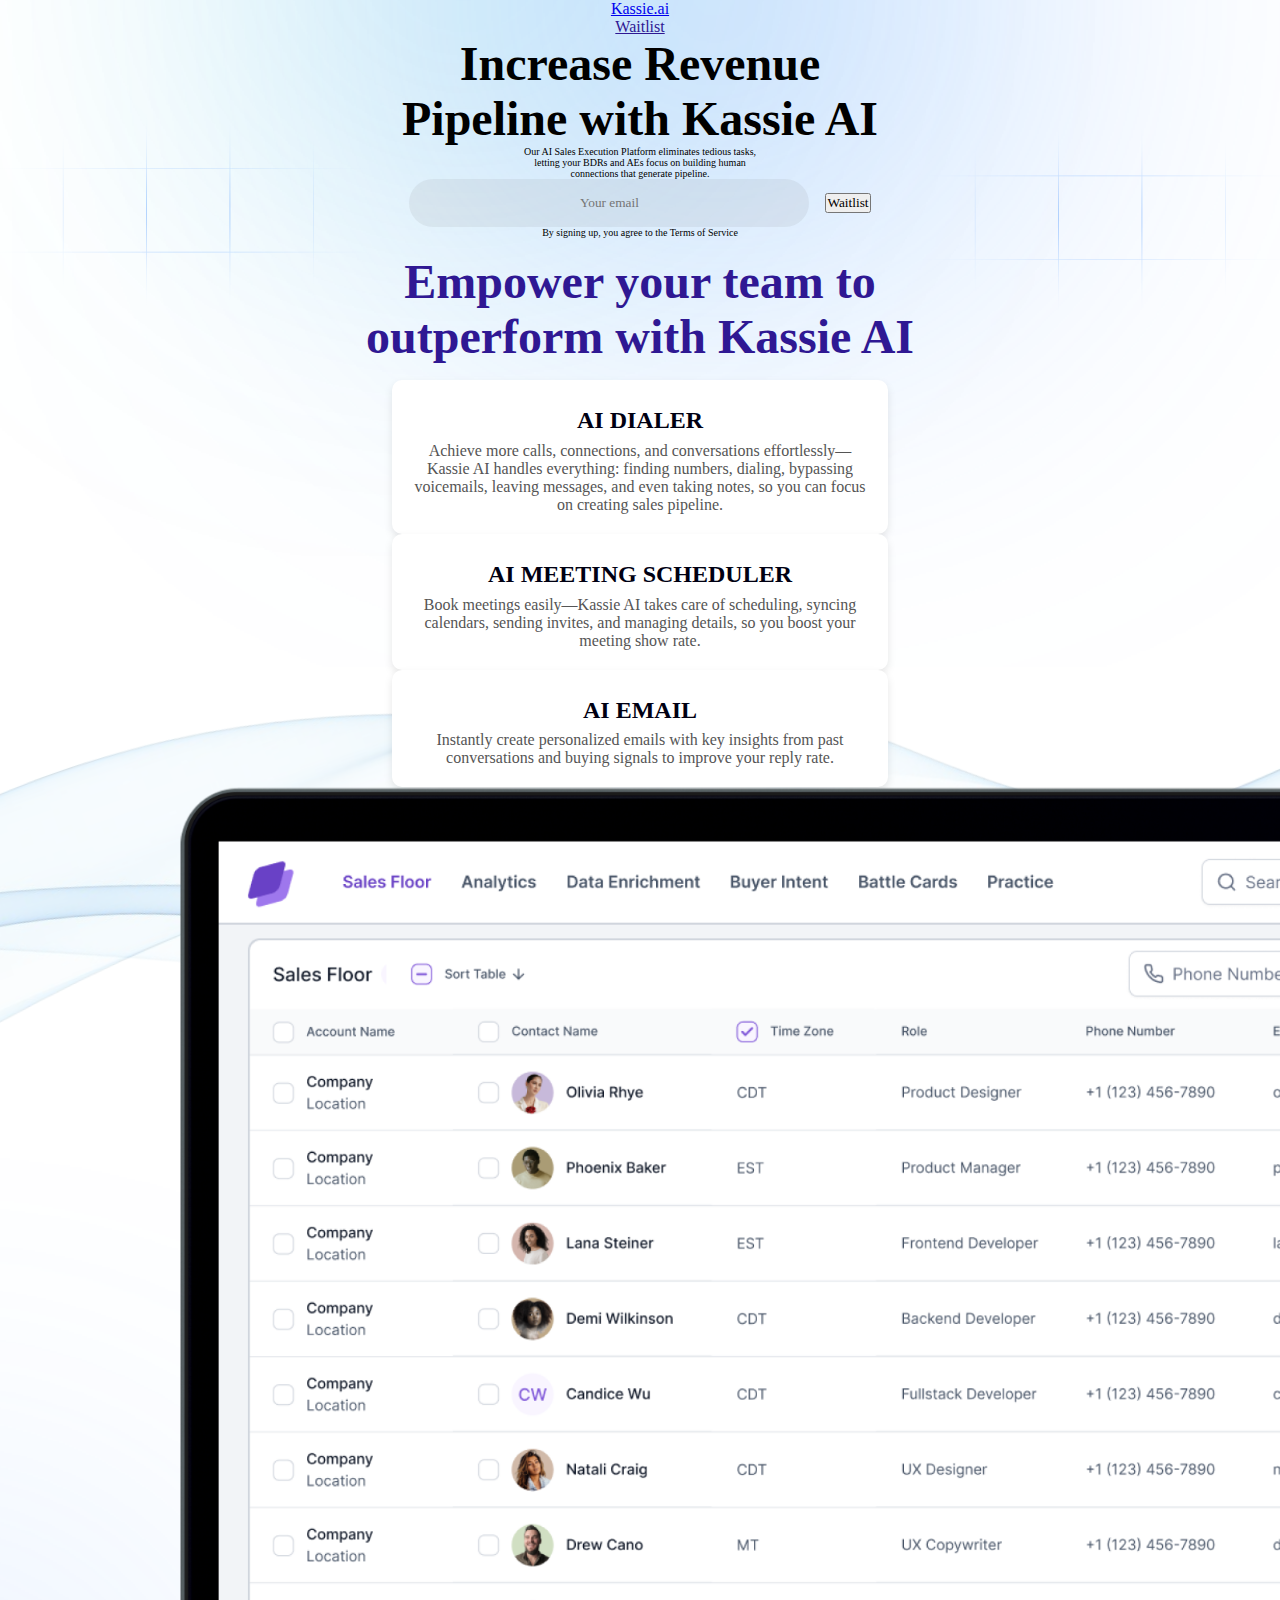
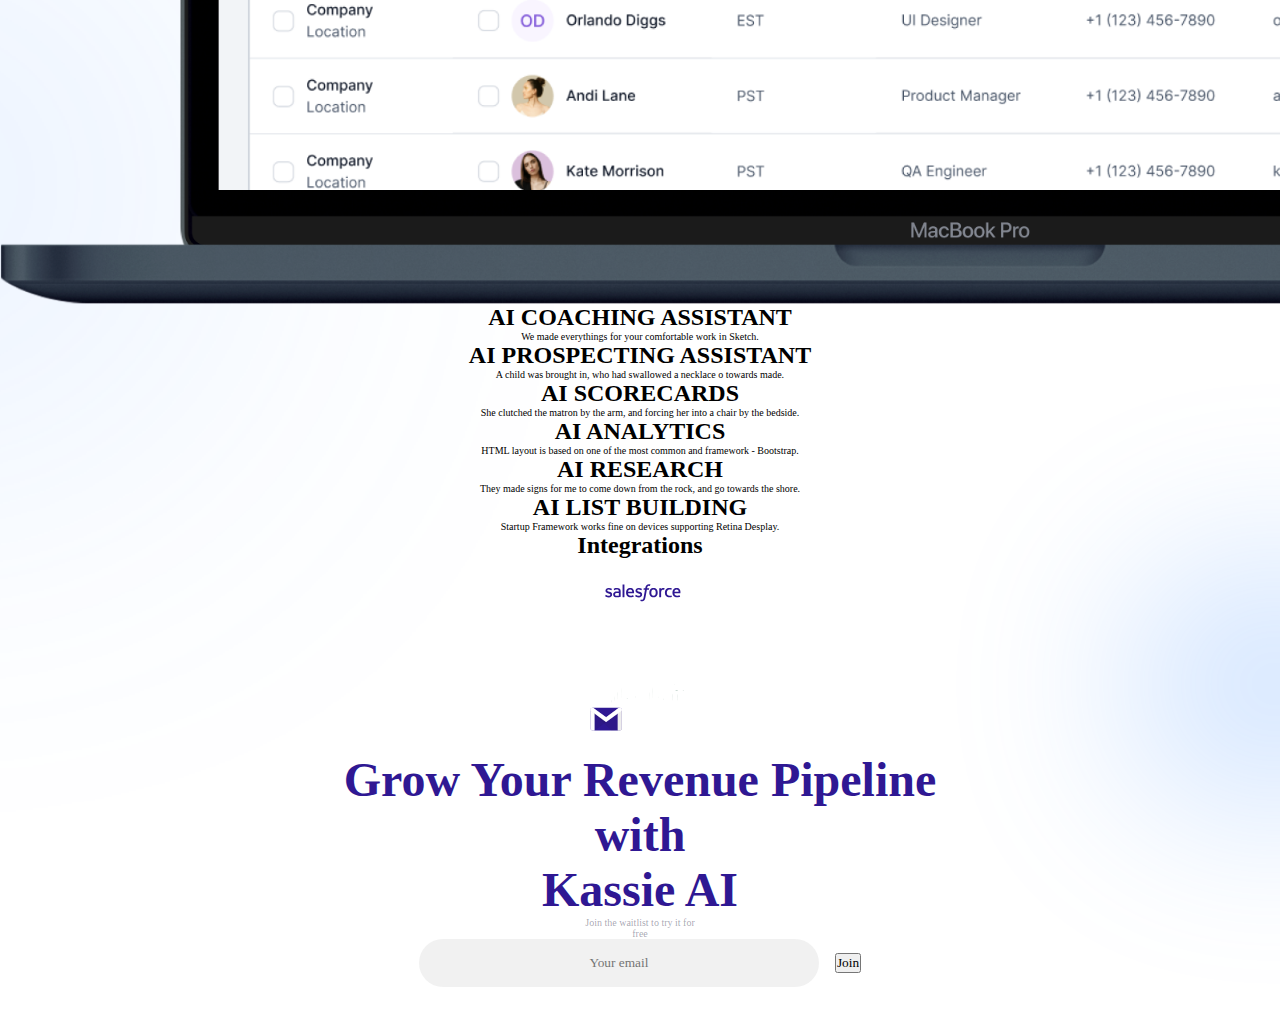
<file: index.html>
<!DOCTYPE html>
<html lang="en">

<head>
  <meta charset="utf-8">
  <meta content="width=device-width, initial-scale=1.0" name="viewport">
  <title>Kassie.ai - AI Sales Execution Platform</title>
  <meta name="description" content="AI Sales Execution Platform that eliminates tedious tasks">
  <meta name="keywords" content="AI, Sales, BDR, AE, Pipeline">
  <meta name="viewport" content="width=device-width, initial-scale=1.0">

  <!-- Fonts  -->
  <link href="https://fonts.googleapis.com" rel="preconnect">
  <link href="https://fonts.gstatic.com" rel="preconnect" crossorigin>
  <link href="https://fonts.googleapis.com/css2?family=Inter:wght@300;400;500;600;700&display=swap" rel="stylesheet">

  <!-- Main CSS File -->
  <link href="assets/css/main.css" rel="stylesheet">
</head>

<body>
  <header class="header">
    <div class="container">
      <nav class="navbar">
        <a href="/" class="logo">Kassie.ai</a>
        <div class="nav-links">
          <a href="#waitlist" class="btn-waitlist-white" style="color: #2F1893;">Waitlist</a>
        </div>
      </nav>
    </div>
  </header>

  <main>
    <section class="hero">
      <div class="container">
        <h1>Increase Revenue <br> Pipeline with Kassie AI</h1>
        <p class="subtitle">
          Our AI Sales Execution Platform eliminates tedious tasks,<br>
          letting your BDRs and AEs focus on building human<br>
          connections that generate pipeline.
        </p>

        <form class="waitlist-form" id="waitlistForm">
          <input style="color: white;" type="email" placeholder="Your email" class="email-input" id="emailInput"
            required>
          <button type="submit" class="btn-waitlist-teal" id="submitButton">Waitlist</button>
          <div class="status-message" id="statusMessage"></div>
          <p class="terms">By signing up, you agree to the Terms of Service</p>
        </form>
        <div class="success-message hidden" id="successMessage">
          You have been added to the waitlist
        </div>
      </div>
    </section>
  </main>
  <section>
    <div class="container">
      <h1 style="color: #2F1893; padding: 1rem 0;"> Empower your team to <br> outperform with Kassie AI </h1>
    </div>
  </section>
  <div class="main-container">
    <!-- Left Container -->
    <div class="features-container">
      <div class="ai-features">
        <section class="feature">
          <h2 class="feature-title">AI DIALER</h2>
          <p class="feature-description">
            Achieve more calls, connections, and conversations effortlessly—Kassie AI handles everything: finding
            numbers, dialing, bypassing voicemails, leaving messages, and even taking notes, so you can focus on
            creating sales pipeline.
          </p>
        </section>

        <section class="feature">
          <h2 class="feature-title">AI MEETING SCHEDULER</h2>
          <p class="feature-description">
            Book meetings easily—Kassie AI takes care of scheduling, syncing calendars, sending invites, and managing
            details, so you boost your meeting show rate.
          </p>
        </section>

        <section class="feature">
          <h2 class="feature-title">AI EMAIL</h2>
          <p class="feature-description">
            Instantly create personalized emails with key insights from past conversations and buying signals to improve
            your reply rate.
          </p>
        </section>
      </div>
    </div>

    <!-- Right Container -->
    <div class="macbook-container">
      <img src="assets/css/images/Macbook Pro.png" alt="MacBook Pro" class="macbook-image">
    </div>
  </div>

  <div class="ai-features-grid">
    <section class="feature-card">
      <h2 class="feature-title">AI COACHING ASSISTANT</h2>
      <p class="feature-description">
        We made everythings for your comfortable work in Sketch.
      </p>
    </section>

    <section class="feature-card">
      <h2 class="feature-title">AI PROSPECTING ASSISTANT</h2>
      <p class="feature-description">
        A child was brought in, who had swallowed a necklace o towards made.
      </p>
    </section>

    <section class="feature-card">
      <h2 class="feature-title">AI SCORECARDS</h2>
      <p class="feature-description">
        She clutched the matron by the arm, and forcing her into a chair by the bedside.
      </p>
    </section>

    <section class="feature-card">
      <h2 class="feature-title">AI ANALYTICS</h2>
      <p class="feature-description">
        HTML layout is based on one of the most common and framework - Bootstrap.
      </p>
    </section>

    <section class="feature-card">
      <h2 class="feature-title">AI RESEARCH</h2>
      <p class="feature-description">
        They made signs for me to come down from the rock, and go towards the shore.
      </p>
    </section>

    <section class="feature-card">
      <h2 class="feature-title">AI LIST BUILDING</h2>
      <p class="feature-description">
        Startup Framework works fine on devices supporting Retina Desplay.
      </p>
    </section>
  </div>

  <section class="integrations">
    <h2 class="integrations-title">Integrations</h2>

    <div class="integration-grid">
      <div class="integration-card">
        <img src="assets/css/images/salesforce-logo.svg" class="integration-logo">
      </div>

      <div class="integration-card">
        <img src="assets/css/images/hubspot-logo.svg" alt="HubSpot" class="integration-logo">
      </div>

      <div class="integration-card">
        <img src="assets/css/images/apollo-logo.svg" alt="Apollo.io" class="integration-logo">
      </div>

      <div class="integration-card">
        <img src="assets/css/images/salesloft-logo.svg" alt="Salesloft" class="integration-logo">
      </div>

      <div class="integration-card">
        <img src="assets/css/images/gmail-logo.svg" alt="Gmail" class="integration-logo">
      </div>

      <div class="integration-card">
        <img src="assets/css/images/outlook-logo.svg" alt="Outlook" class="integration-logo">
      </div>
    </div>
  </section>
  <section>
    <div class="feature-card">
      <h1 style="color: #2F1893;">Grow Your Revenue Pipeline <br> with <br> Kassie AI</h1>
      <p style="text-align: center; color: rgba(21, 20, 57, 0.40);">Join the waitlist to try it for<br> free</p>
    </div>
    <form class="waitlist-form" id="waitlistForm2" style="padding-bottom: 3rem;">
      <input type="email" placeholder="Your email" class="email-input" id="emailInput2" required>
      <button type="submit" class="btn-waitlist-purple" id="submitButton2"> Join</button>
      <div class="status-message" id="statusMessage2" style="color: #2F1893; text-align: center;"></div>
    </form>
    <div class="success-message hidden" id="successMessage2" style="color: #2F1893; text-align: center;">
      You have been added to the waitlist
    </div>

  </section>

  <script src="assets/js/script.js"></script>
</body>

</html>
</file>
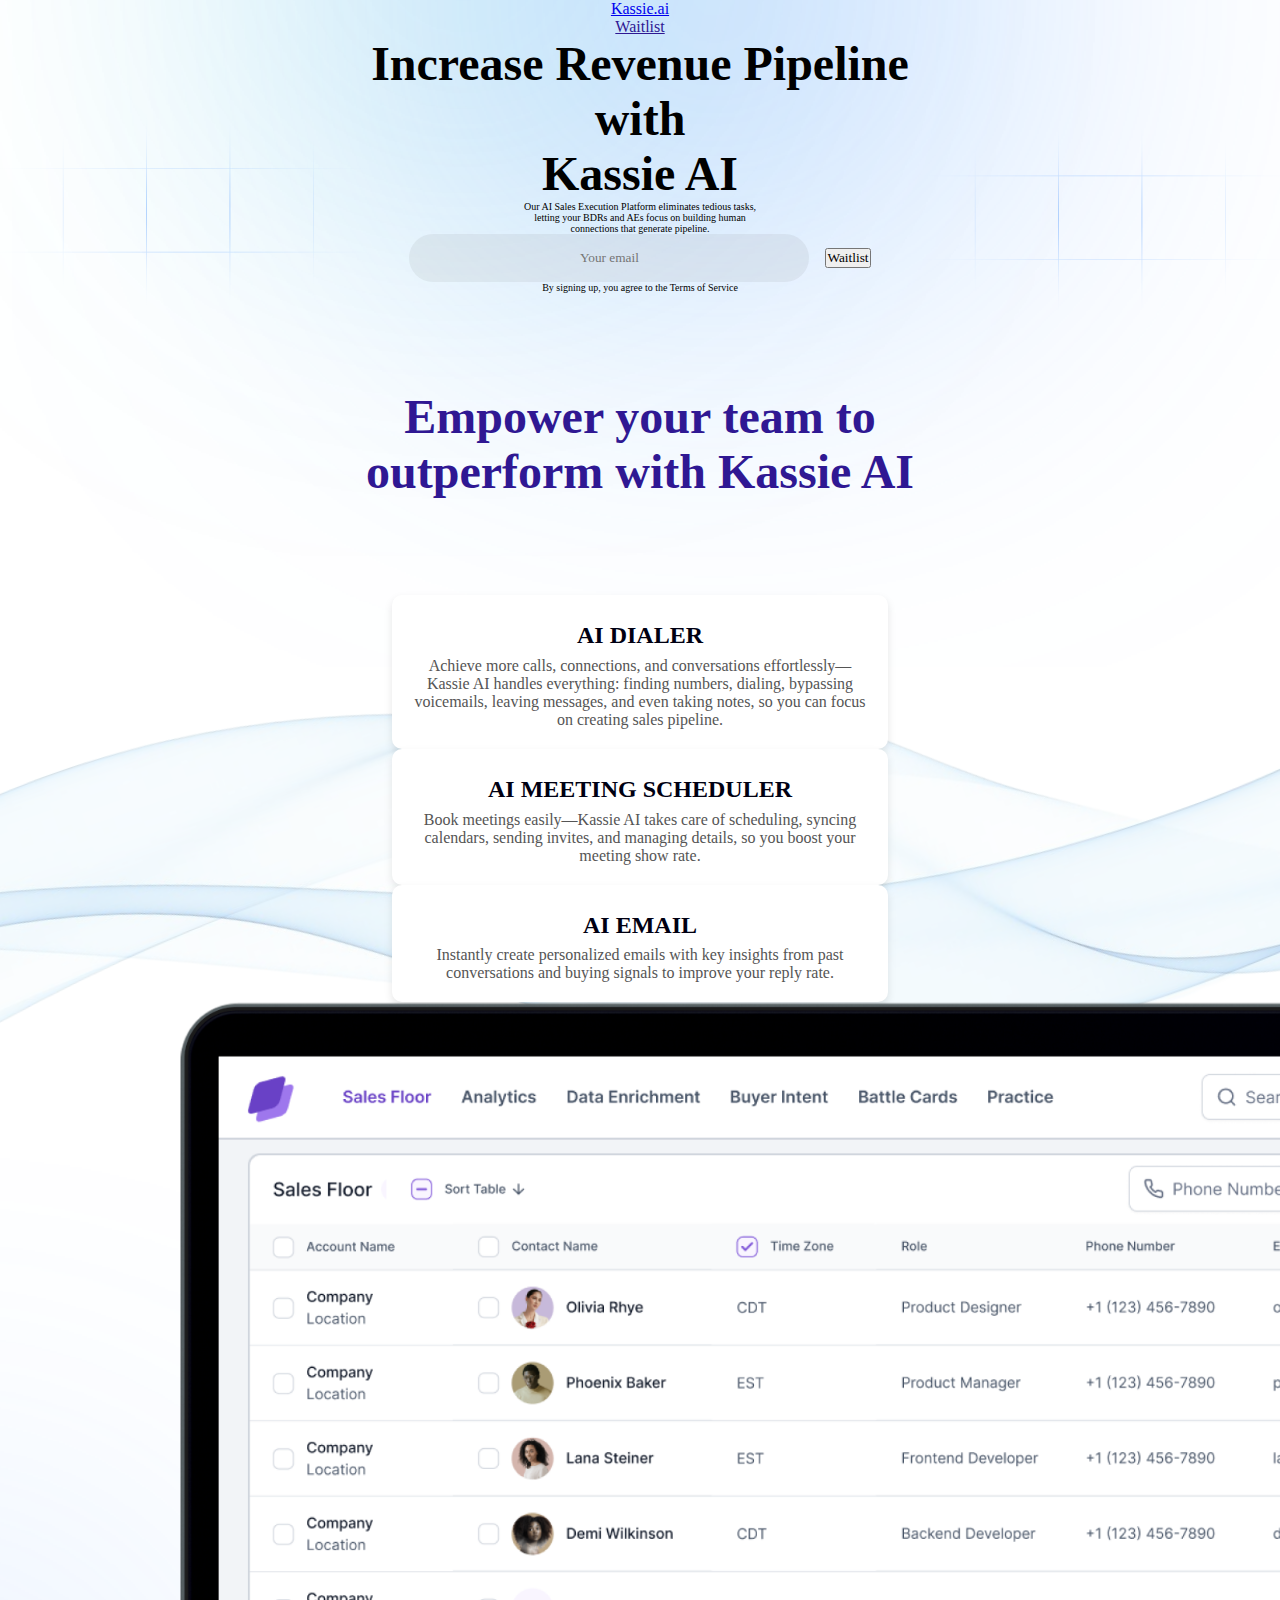
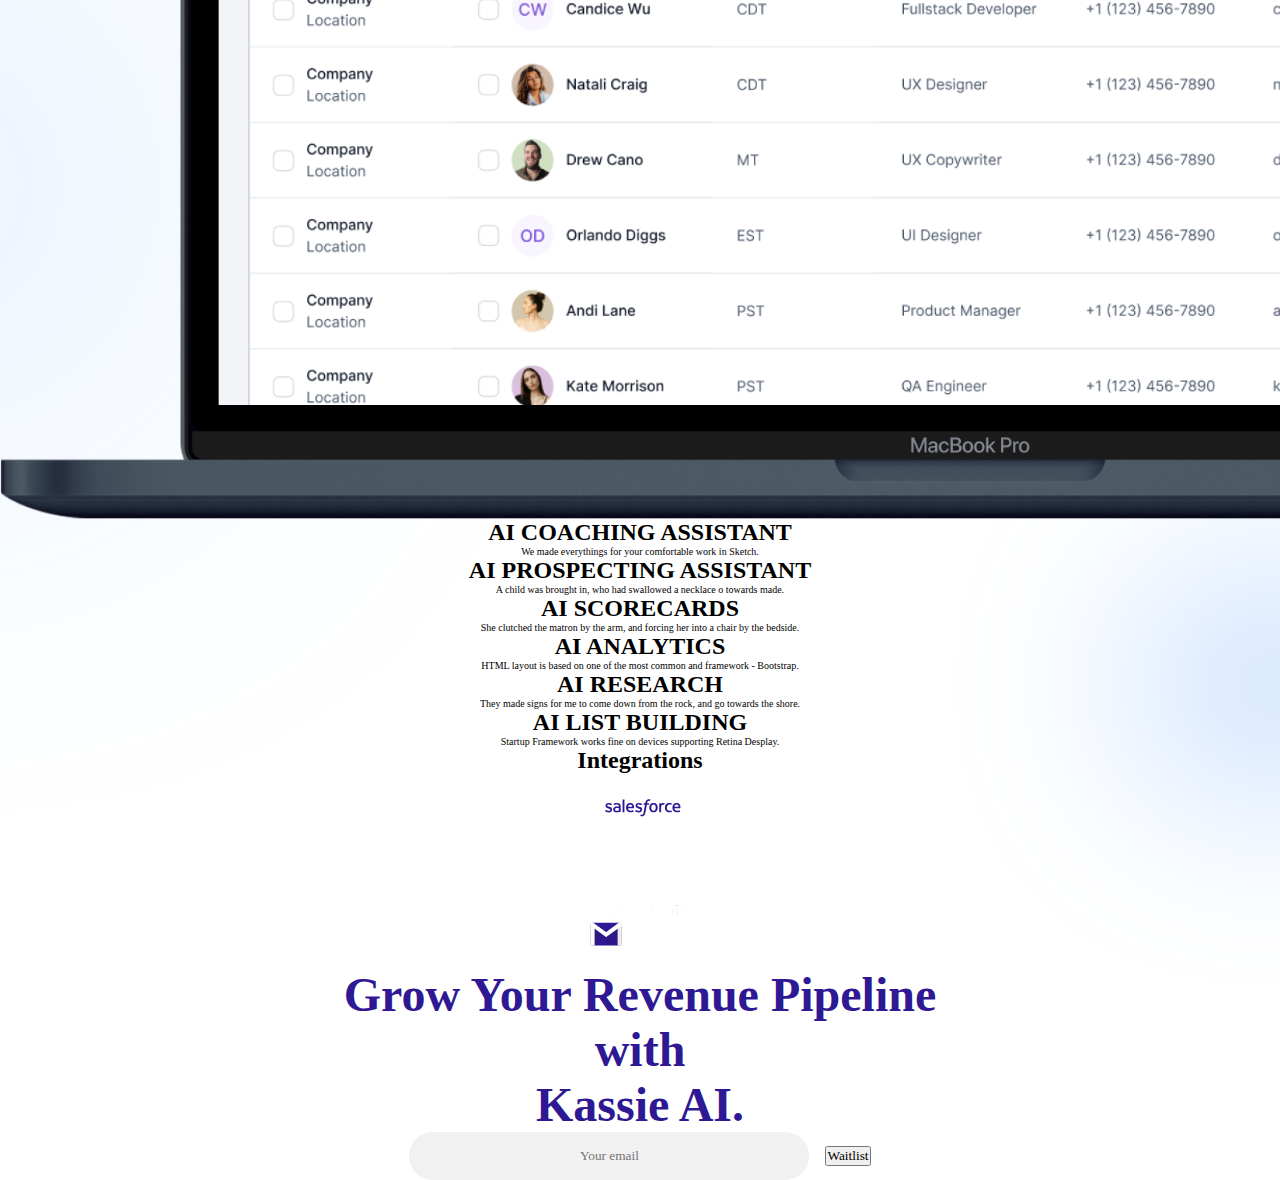
<file: starter-page.html>
<!DOCTYPE html>
<html lang="en">

<head>
  <meta charset="utf-8">
  <meta content="width=device-width, initial-scale=1.0" name="viewport">
  <title>Kassie.ai - AI Sales Execution Platform</title>
  <meta name="description" content="AI Sales Execution Platform that eliminates tedious tasks">
  <meta name="keywords" content="AI, Sales, BDR, AE, Pipeline">

  <!-- Fonts -->
  <link href="https://fonts.googleapis.com" rel="preconnect">
  <link href="https://fonts.gstatic.com" rel="preconnect" crossorigin>
  <link href="https://fonts.googleapis.com/css2?family=Inter:wght@300;400;500;600;700&display=swap" rel="stylesheet">

  <!-- Main CSS File -->
  <link href="assets/css/main.css" rel="stylesheet">
</head>

<body>
  <header class="header">
    <div class="container">
      <nav class="navbar">
        <a href="/" class="logo">Kassie.ai</a>
        <div class="nav-links">
          <a href="#waitlist" class="btn-waitlist-white" style="color: #2F1893;">Waitlist</a>
        </div>
      </nav>
    </div>
  </header>

  <main>
    <section class="hero">
      <div class="container">
        <h1>Increase Revenue Pipeline <br> with <br> Kassie AI</h1>
        <p class="subtitle">
          Our AI Sales Execution Platform eliminates tedious tasks,<br>
          letting your BDRs and AEs focus on building human<br>
          connections that generate pipeline.
        </p>

        <div class="waitlist-form">
          <input type="email" placeholder="Your email" class="email-input">
          <button type="submit" class="btn-waitlist-teal">Waitlist</button>
          <p class="terms">By signing up, you agree to the Terms of Service</p>
        </div>
      </div>
    </section>
  </main>
  <section>
    <div class="container">
      <h1 style="color: #2F1893; padding: 6rem 0;"> Empower your team to <br> outperform with Kassie AI </h1>
    </div>
  </section>
  <div class="ai-features">
    <section class="feature">
      <h2 class="feature-title">AI DIALER</h2>
      <p class="feature-description">
        Achieve more calls, connections, and conversations effortlessly—Kassie AI handles everything: finding numbers,
        dialing, bypassing voicemails, leaving messages, and even taking notes, so you can focus on creating sales
        pipeline.
      </p>
    </section>

    <section class="feature">
      <h2 class="feature-title">AI MEETING SCHEDULER</h2>
      <p class="feature-description">
        Book meetings easily—Kassie AI takes care of scheduling, syncing calendars, sending invites, and managing
        details, so you boost your meeting show rate.
      </p>
    </section>

    <section class="feature">
      <h2 class="feature-title">AI EMAIL</h2>
      <p class="feature-description">
        Instantly create personalized emails with key insights from past conversations and buying signals to improve
        your reply rate.
      </p>
    </section>

    <div class="macbook-container">
      <img src="assets/css/images/Macbook Pro.png" alt="MacBook Pro" class="macbook-image">
    </div>
  </div>

  <div class="ai-features-grid">
    <section class="feature-card">
      <h2 class="feature-title">AI COACHING ASSISTANT</h2>
      <p class="feature-description">
        We made everythings for your comfortable work in Sketch.
      </p>
    </section>

    <section class="feature-card">
      <h2 class="feature-title">AI PROSPECTING ASSISTANT</h2>
      <p class="feature-description">
        A child was brought in, who had swallowed a necklace o towards made.
      </p>
    </section>

    <section class="feature-card">
      <h2 class="feature-title">AI SCORECARDS</h2>
      <p class="feature-description">
        She clutched the matron by the arm, and forcing her into a chair by the bedside.
      </p>
    </section>

    <section class="feature-card">
      <h2 class="feature-title">AI ANALYTICS</h2>
      <p class="feature-description">
        HTML layout is based on one of the most common and framework - Bootstrap.
      </p>
    </section>

    <section class="feature-card">
      <h2 class="feature-title">AI RESEARCH</h2>
      <p class="feature-description">
        They made signs for me to come down from the rock, and go towards the shore.
      </p>
    </section>

    <section class="feature-card">
      <h2 class="feature-title">AI LIST BUILDING</h2>
      <p class="feature-description">
        Startup Framework works fine on devices supporting Retina Desplay.
      </p>
    </section>
  </div>

  <section class="integrations">
    <h2 class="integrations-title">Integrations</h2>

    <div class="integration-grid">
      <div class="integration-card">
        <img src="assets/css/images/salesforce-logo.svg" class="integration-logo">
      </div>

      <div class="integration-card">
        <img src="assets/css/images/hubspot-logo.svg" alt="HubSpot" class="integration-logo">
      </div>

      <div class="integration-card">
        <img src="assets/css/images/apollo-logo.svg" alt="Apollo.io" class="integration-logo">
      </div>

      <div class="integration-card">
        <img src="assets/css/images/salesloft-logo.svg" alt="Salesloft" class="integration-logo">
      </div>

      <div class="integration-card">
        <img src="assets/css/images/gmail-logo.svg" alt="Gmail" class="integration-logo">
      </div>

      <div class="integration-card">
        <img src="assets/css/images/outlook-logo.svg" alt="Outlook" class="integration-logo">
      </div>
    </div>
  </section>
  <section>
    <div class="feature-card">
      <h1 style="color: #2F1893;">Grow Your Revenue Pipeline <br> with <br> Kassie AI.</h1>

      <!-- <div style="align-items: center; color: #151439;"> Join the waitlist to try for <br>free </div> -->

      <div class="waitlist-form">
        <input type="email" placeholder="Your email" class="email-input">
        <button type="submit" class="btn-waitlist-purple">Waitlist</button>
      </div>
    </div>
    </div>
  </section>
</body>

</html>
</file>
<file: assets/css/main.css>
/* Basic Reset / Typography */
* {
    margin: 0;
    padding: 0;
    box-sizing: border-box;
    text-align: center;
    font-family: 'Poppins';
}

body {
    font-family: 'Poppins';
    background-image: url('../images/background.svg');
    background-size: cover;
    /* Ensures it covers the whole viewport */
    /* Covers the whole screen */
    background-position: top center;
    background-repeat: no-repeat;


    /* In case you have other sections below */
}

h1 {
    font-size: 3rem;
}

p {
    font-size: 0.625rem;
}

/* Header Container */
.top-header {
    display: flex;
    width: 100%;
    align-items: center;
    justify-content: space-between;
    padding: 1rem 0.5rem;
}

/* Logo */
.logo-area img {
    height: 40px;
    margin-left: -1.25rem;

    /* Adjust as needed */
}

/* Center Navigation */
.nav-center {
    flex: 1;
}

.main-nav {
    list-style-type: none;
    display: flex;
    justify-content: center;
    gap: 2rem;
}

.main-nav li a {
    text-decoration: none;
    color: #333;
    font-weight: 500;
    transition: color 0.3s;
}

.main-nav li a:hover {
    color: #666;
}

/* Right CTA Button */
.cta-btn {
    margin-left: auto;
}

.waitlist-form {
    max-width: 555px;
    margin: 0 auto;
    width: 100%;
    display: flex;
    flex-wrap: wrap;
    justify-content: center;
    align-items: center;
}

.email-input {
    width: 65%;
    max-width: 400px;
    padding: 1rem;
    border: none;
    border-radius: 50px;
    background: rgba(119, 119, 119, 0.1);
    margin-right: 1rem;
    flex-grow: 1;
    min-width: 200px;
}

.email-input-bottom {
    width: 65%;
    max-width: 400px;
    padding: 1rem;
    border: none;
    border-radius: 50px;
    background: white;
    margin-right: 1rem;
    flex-grow: 1;
    min-width: 200px;
}

.join-waitlist-btn {
    display: inline-block;
    padding: 1rem 1.5rem;
    border-radius: 24px;
    font-weight: 500;
    color: #fff;
    background: #9A1DFC;
    transition: opacity 0.3s;
    white-space: nowrap;
}

.join-waitlist:hover {
    opacity: 0.8;
}

/* Responsive adjustments for forms */
@media (max-width: 768px) {
    .waitlist-form {
        flex-direction: column;
        width: 90%;
    }

    .email-input,
    .email-input-bottom {
        width: 100%;
        max-width: 100%;
        margin-right: 0;
    }

    .join-waitlist-btn {
        width: 100%;
        margin-top: 0.5rem;
    }
}

@media (max-width: 480px) {

    .email-input,
    .email-input-bottom {
        padding: 0.75rem;
        font-size: 14px;
    }

    .join-waitlist-btn {
        padding: 0.75rem 1.25rem;
        font-size: 14px;
    }
}

/* Responsive (Optional) */
@media (max-width: 768px) {


    .nav-center {
        margin: 1rem 0;
        width: 100%;
    }

    .main-nav {
        flex-direction: column;
    }

    .cta-btn {
        margin-left: 0;
    }
}

.hidden {
    display: none;
}

.status-message {
    margin-top: 8px;
    font-size: 14px;
}

.success-message {
    font-weight: 500;
}

/* Hero Section */
.hero-section {
    padding: 8rem 5% 5rem;
    /* top & bottom spacing */
    text-align: center;
    /* center text and CTA */
}

.hero-container {
    max-width: 1000px;
    margin: 0 auto;
}

.additional-features-container h1,
.hero-section h1 {
    font-size: 82px;
    font-weight: 600;
    margin-bottom: 1rem;
    line-height: 1.2;
    color: #0f0f0f;
    /* Adjust to your brand color */
}


.hero-subtitle {
    font-size: 1.1rem;
    color: #555;
    max-width: 700px;
    margin: 0.5rem auto 2rem;
    line-height: 1.5;
}

.hero-cta {
    display: inline-flex;
    flex-wrap: wrap;
    align-items: center;
    gap: 1rem;
    margin-top: 1rem;
}

.email-input-wrapper {
    display: flex;
    align-items: center;
    background-color: #fff;
    border: 1px solid #ddd;
    border-radius: 30px;
    padding: 0.5rem 1rem;
    gap: 0.5rem;
}

.email-input-wrapper i {
    color: #999;
    /* Icon color */
}

.email-input-wrapper input[type="email"] {
    border: none;
    outline: none;
    font-size: 1rem;
    width: 240px;
    /* Adjust as needed */
    font-family: 'Poppins';
}

.join-waitlist-btn {
    background: #9A1DFC;
    border: none;
    color: #fff;
    padding: 0.75rem 1.5rem;
    border-radius: 30px;
    cursor: pointer;
    font-size: 1rem;
    font-weight: 500;
    transition: opacity 0.3s ease;
}

.join-waitlist-btn:hover {
    opacity: 0.8;
}

/* Responsive Hero (Optional) */
@media (max-width: 768px) {
    .hero-section h1 {
        font-size: 2rem;
    }

    .hero-cta {
        flex-direction: column;
    }

    .email-input-wrapper input[type="email"] {
        width: 100%;
    }
}


/* Content wrapper for the dashboard preview (and text) */
.dashboard-wrapper {
    position: relative;
    z-index: 1;
    /* ensures this is above the wave and gradient */
    max-width: 1200px;
    margin: 0 auto;
    padding-top: 4rem;
}

/* The dashboard image, so it appears above the wave */
.dashboard-image {
    max-width: 100%;
    height: auto;
    box-shadow: 0 8px 30px rgba(0, 0, 0, 0.08);
    border-radius: 8px;
    margin-bottom: 2rem;
}

/* Heading style */
.section-heading {
    font-size: 1.8rem;
    font-weight: 600;
    /* If background is dark, make text white or a light color */
    color: #fff;
}

/* Modern Sales Stack Section */
.modern-sales-stack {
    /* You can match the spacing or background style of the rest of your site */
    padding: 1rem 5%;
    text-align: center;
    /* or a gradient, etc. */
}

.stack-container {
    max-width: 1200px;
    margin: 0 auto;
}

.gradient-text {
    /* The gradient you want the letters to use */
    background:
        radial-gradient(39.07% 306.71% at 58.93% 77.22%,
            #136FF4 4.01%,
            #92C8F3 9.39%,
            #136FF4 14.9%,
            #136FF4 59.06%,
            #92C8F3 64.42%,
            #136FF4 69.48%);
    background-size: cover;
    background-position: center;
    background-repeat: no-repeat;

    /* This is the critical part that clips the background to the text:
         -webkit-background-clip: text; is for Chrome, Safari, Edge
         background-clip: text; is the standard property (Firefox supports it behind a flag).
      */
    -webkit-background-clip: text;
    background-clip: text;

    /* Make the text itself transparent, so the clipped gradient shows through */
    color: transparent;
    -webkit-text-fill-color: transparent;
    /* Improves rendering in WebKit-based browsers */
    /* Adjust as you like */
    font-weight: 600;
    text-align: center;
    /* If you want it centered in its container */
    display: inline-block;
}

.dashboard-image {
    width: 70%;
    height: auto;
    object-fit: contain;
}

@media (max-width: 900px) {
    .dashboard-image {
        width: 90%;
        height: auto;
        max-width: 700px;
    }
}

/* Image optimization for all devices */
img {
    max-width: 100%;
    height: auto;
    display: block;
    margin: 0 auto;
}

/* Logo Row Styles */
.logo-row {
    display: flex;
    flex-wrap: wrap;
    justify-content: center;
    align-items: center;
    gap: 40px;
    /* Reduced from 80px for better mobile spacing */
    padding: 1rem;
}

.logo-row img {
    max-height: 40px;
    width: auto;
    opacity: 0.9;
    transition: opacity 0.3s ease;
    object-fit: contain;
    /* Ensures logos maintain aspect ratio */
}


/* Special sizing for Salesloft logo */
.logo-row img[alt="Salesloft"] {
    max-height: 100px;
}

/* Special sizing for Apollo logo */
.logo-row img[alt="Apollo.io"] {
    max-height: 100px;
}

/* Special sizing for Gong logo */
.logo-row img[alt="Gong"] {
    max-height: 80px;
    /* Increased size for Gong logo */
}

/* Special sizing for Outreach logo */
.logo-row img[alt="Outreach"] {
    max-height: 150px;
    /* Increased size for Outreach logo */
}




.logo-row img:hover {
    opacity: 1;
    /* highlight on hover if desired */
}

.feature-container {
    display: flex;
    width: 100%;
    justify-content: center;
    padding-bottom: 2rem;
    flex-wrap: wrap;
}

.right-side-features {
    display: flex;
    flex-direction: column;
    gap: 2rem;
    /* padding: 0 2rem; */
    flex: 1;
    max-width: 100%;
}

.left-side-features {
    flex: 1;
    max-width: 100%;
    /* padding: 0 2rem; */
}

.feature {
    background: white;
    width: 100%;
    max-width: 496px;
    padding: 20px;
    border-radius: 10px;
    box-shadow: 0 4px 8px rgba(0, 0, 0, 0.1);
    text-align: center;
    margin: 0 auto;
}

.feature img {
    max-width: 100%;
    height: auto;
    border-radius: 5px;
    margin-bottom: 1rem;
    object-fit: contain;
    /* Ensures images maintain aspect ratio */
}

.feature h2 {
    color: #000012;
    font-size: 24px;
    font-style: normal;
    font-weight: 600;
    line-height: 174%;
    text-transform: capitalize;
}

.feature p {
    font-size: 16px;
    color: #555;
}

.additional-features-container {
    display: grid;
    justify-content: center;
    grid-template-columns: repeat(auto-fit, minmax(300px, 1fr));
    padding: 3rem 10%;
    gap: 2rem;
    width: 100%;
    max-width: 1400px;
    margin: 0 auto;
}

.additional-features-container-header {
    grid-area: hd;
}

.additional-features-card {
    background-color: #F5F9FF;
    width: 100%;
    height: 100%;
    padding: 1.25rem;
    border-radius: 12px;
    margin: 0 auto;
    box-sizing: border-box;
    display: flex;
    flex-direction: column;
}

.additional-features-card img {
    max-width: 100%;
    height: auto;
    margin-bottom: 0.75rem;
    object-fit: contain;
    /* Ensures images maintain aspect ratio */

}

.additional-features-card h3 {
    font-size: 1.25rem;
    font-weight: bold;
    margin-bottom: 0.625rem;
}

.additional-features-card p {
    color: #4b5563;
    font-size: 0.95rem;
    flex-grow: 1;
}

@media (max-width: 1200px) {
    .additional-features-container {
        padding: 3rem 5%;
    }
}

@media (max-width: 992px) {
    .additional-features-container {
        grid-template-columns: repeat(auto-fit, minmax(250px, 1fr));
        gap: 1.5rem;
    }
}

@media (max-width: 768px) {
    .additional-features-container {
        grid-template-columns: repeat(auto-fit, minmax(200px, 1fr));
        padding: 2rem 5%;
        gap: 1.5rem;
    }
}

@media (max-width: 480px) {
    .additional-features-container {
        padding: 1.5rem 1rem;
        gap: 1rem;
        grid-template-columns: 1fr;
    }

    .additional-features-card {
        padding: 1rem;
    }

    .additional-features-card h3 {
        font-size: 1.1rem;
        margin-bottom: 0.3rem;
    }

    .additional-features-card p {
        font-size: 0.875rem;
    }
}

.cta-section {
    display: flex;
    justify-content: center;
    width: 100%;
}

.cta-container {
    width: 90%;
    padding: 2rem;
    justify-content: center;
    border-radius: 20px;
    background: #136FF4;
}

.cta-section h2 {
    font-size: 4rem;
    font-weight: 600;
    color: #fff;
    line-height: 1.2;
    max-width: 100%;
    overflow-wrap: break-word;
}

.cta-section p {
    font-size: 1.25rem;
    color: #fff;
    margin-top: 1rem;
}

@media (max-width: 1200px) {
    .cta-section h2 {
        font-size: 3.5rem;
    }
}

@media (max-width: 992px) {
    .cta-section h2 {
        font-size: 3rem;
    }

    .cta-section p {
        font-size: 1.125rem;
    }
}

@media (max-width: 768px) {
    .cta-section h2 {
        font-size: 2.5rem;
    }

    .cta-section p {
        font-size: 1rem;
    }

    .cta-container {
        padding: 1.5rem;
    }
}

@media (max-width: 480px) {
    .cta-section h2 {
        font-size: 2rem;
    }

    .cta-container {
        padding: 1.25rem;
        width: 95%;
    }
}

.footer-logo {
    height: 40px;
    width: 160px;
}

.footer-container {
    display: flex;
    align-items: center;
    justify-content: space-between;
    width: 100%;
    /* Soft left-to-right gradient */
    /* background: linear-gradient(to right, #eaf4ff 0%, #ffffff 100%); */
    padding: 1rem 5%;
}


@media (max-width: 1024px) {
    .feature-container {
        flex-direction: column;
        align-items: center;
    }

    .left-side-features,
    .right-side-features {
        width: 100%;
        padding: 0 1rem;
    }

    .feature {
        margin-bottom: 2rem;
    }
}

@media (max-width: 768px) {
    .feature {
        padding: 15px;
    }

    .additional-features-card {
        padding: 15px;
    }

    .additional-features-container {
        gap: 1rem;
        padding: 2rem 5%;
    }
}

@media (max-width: 480px) {
    .feature {
        padding: 10px;
    }

    .feature h2 {
        font-size: 20px;
    }

    .feature p,
    .additional-features-card p {
        font-size: 14px;
    }

    .additional-features-card h3 {
        font-size: 1.1rem;
    }
}

/* Specific sizing for feature images */
.feature img[alt="Power Dialer"],
.feature img[alt="Data Enrichment"],
.feature img[alt="Meeting Scheduler"] {
    max-width: 300px;
    height: auto;
    margin: 0 auto;
    display: block;
}


@media (max-width: 480px) {

    .feature img[alt="Power Dialer"],
    .feature img[alt="Data Enrichment"],
    .feature img[alt="Meeting Scheduler"] {
        max-width: 250px;
        /* Even smaller for very small screens */
    }
}
</file>
